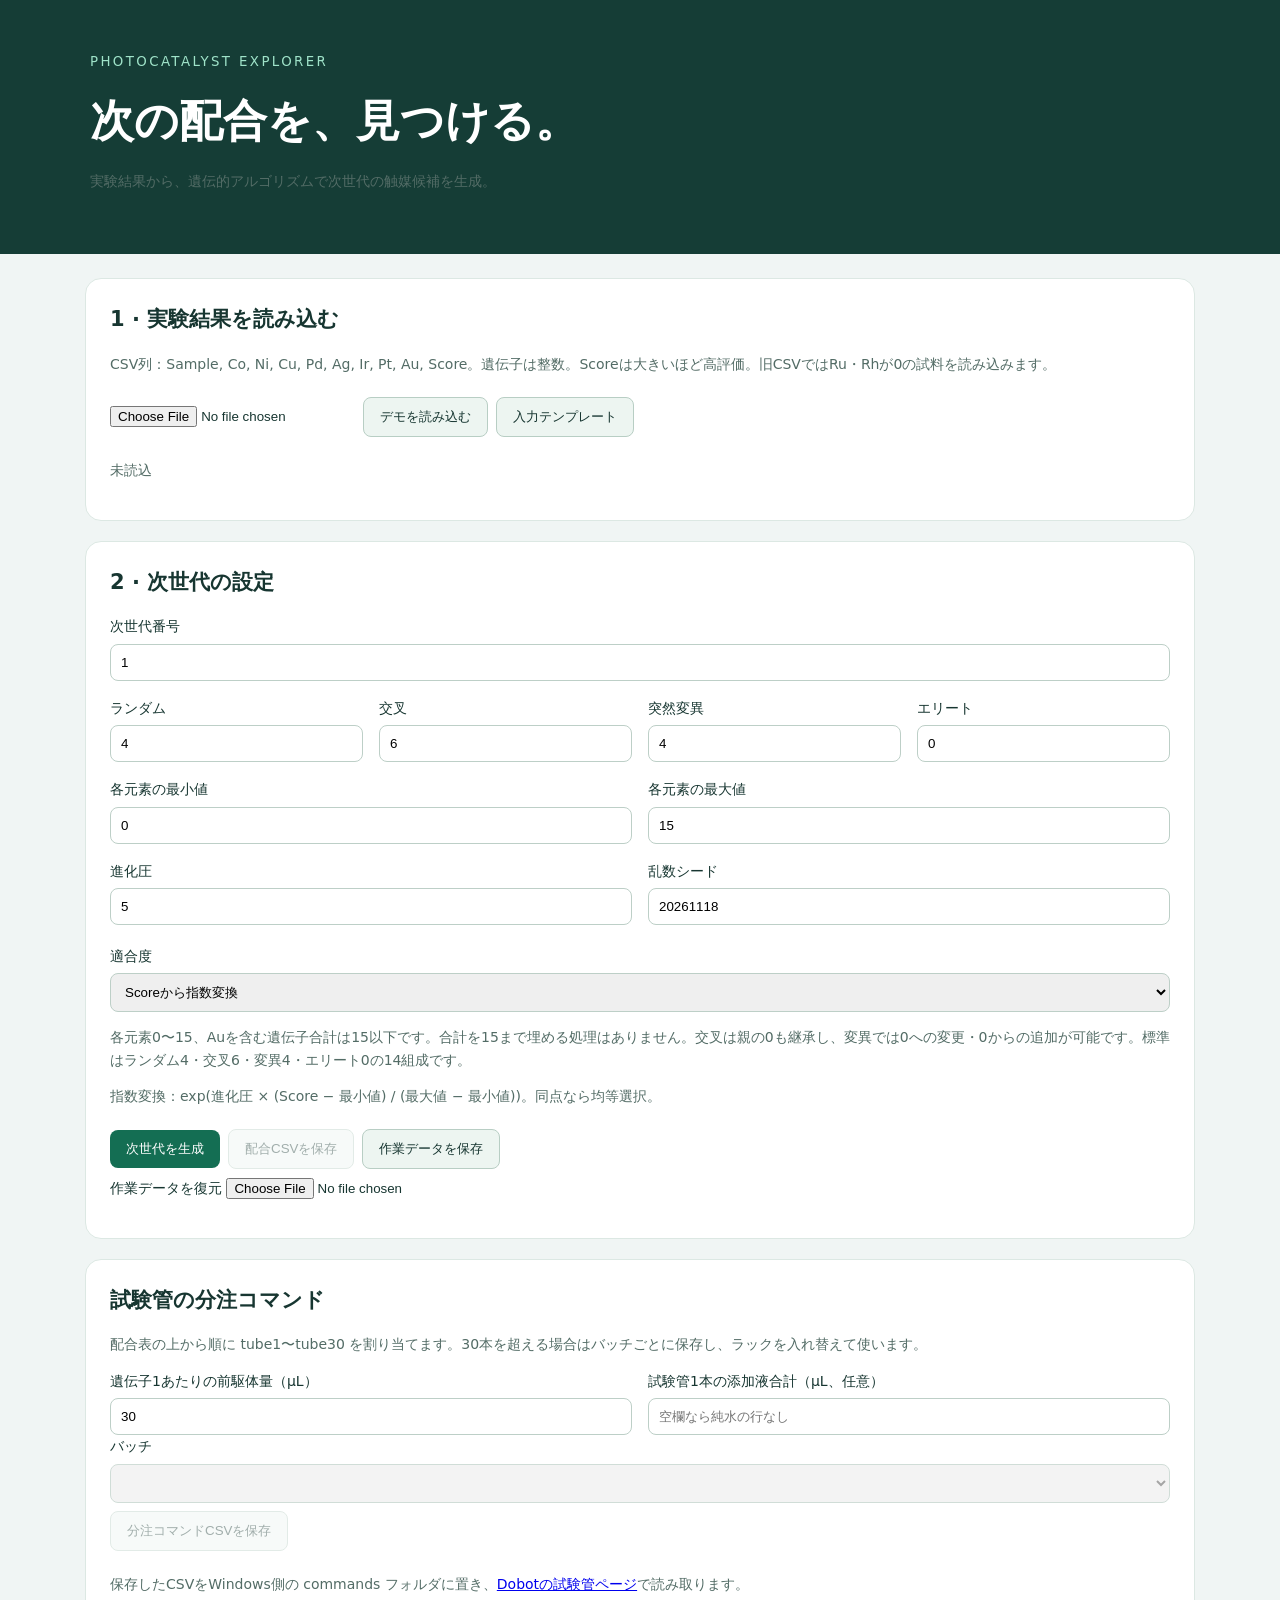
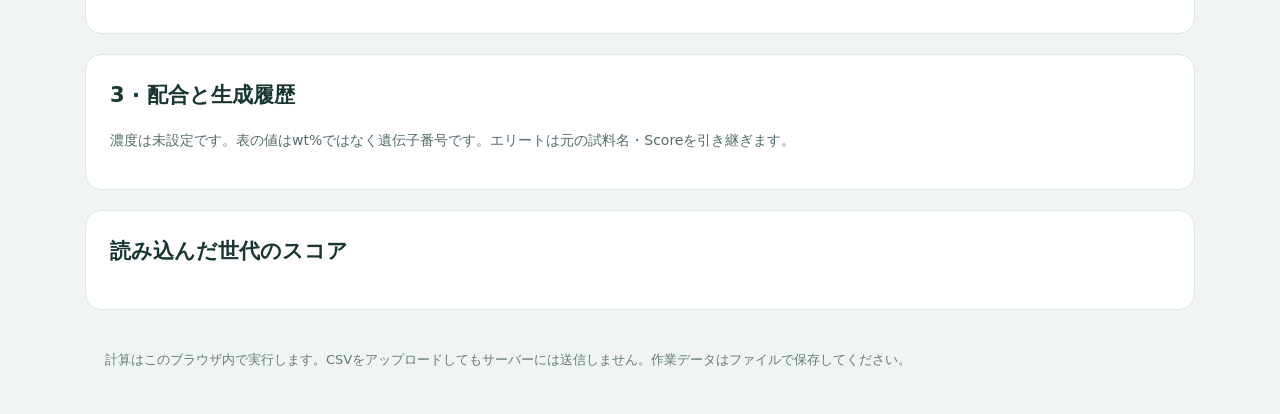
<file: index.html>
<!doctype html><html lang="ja"><meta charset="utf-8"><meta name="viewport" content="width=device-width,initial-scale=1"><title>Photocatalyst GA</title><link rel="stylesheet" href="style.css"><body><header><small>PHOTOCATALYST EXPLORER</small><h1>次の配合を、見つける。</h1><p>実験結果から、遺伝的アルゴリズムで次世代の触媒候補を生成。</p></header><main><section><h2>1 · 実験結果を読み込む</h2><p>CSV列：Sample, Co, Ni, Cu, Pd, Ag, Ir, Pt, Au, Score。遺伝子は整数。Scoreは大きいほど高評価。旧CSVではRu・Rhが0の試料を読み込みます。</p><input type="file" id="file" accept=".csv"><button id="demo">デモを読み込む</button><button id="template">入力テンプレート</button><p id="info">未読込</p></section><section><h2>2 · 次世代の設定</h2><div class="grid" id="settings"></div><label class="fitness-setting">適合度 <select id="mode"><option value="score">Scoreから指数変換</option><option value="fitness">CSVのFitnessを使用</option></select></label><p>各元素0〜15、Auを含む遺伝子合計は15以下です。合計を15まで埋める処理はありません。交叉は親の0も継承し、変異では0への変更・0からの追加が可能です。標準はランダム4・交叉6・変異4・エリート0の14組成です。</p><p>指数変換：exp(進化圧 × (Score − 最小値) / (最大値 − 最小値))。同点なら均等選択。</p><button class="primary" id="run">次世代を生成</button><button id="export" disabled>配合CSVを保存</button><button id="backup">作業データを保存</button><label>作業データを復元 <input type="file" id="restore" accept=".json"></label><p role="status" id="status"></p></section><section>
<h2>試験管の分注コマンド</h2>
<p>配合表の上から順に tube1〜tube30 を割り当てます。30本を超える場合はバッチごとに保存し、ラックを入れ替えて使います。</p>
<div class="setting-row" style="--columns:2">
<label>遺伝子1あたりの前駆体量（µL）<input id="dispenseStep" type="number" min="1" max="100000" step="1" value="30"></label>
<label>試験管1本の添加液合計（µL、任意）<input id="dispenseTotal" type="number" min="1" max="100000" step="1" placeholder="空欄なら純水の行なし"></label>
</div>
<label>バッチ <select id="dispenseBatch" disabled></select></label>
<button id="exportDispense" type="button" disabled>分注コマンドCSVを保存</button>
<p id="dispenseStatus" role="status"></p>
<p>保存したCSVをWindows側の commands フォルダに置き、<a href="https://a2533002.github.io/dobot/testtube.html">Dobotの試験管ページ</a>で読み取ります。</p>
</section><section><h2>3 · 配合と生成履歴</h2><p>濃度は未設定です。表の値はwt%ではなく遺伝子番号です。エリートは元の試料名・Scoreを引き継ぎます。</p><div class="scroll"><table id="table"></table></div></section><section><h2>読み込んだ世代のスコア</h2><div id="history"></div></section><footer>計算はこのブラウザ内で実行します。CSVをアップロードしてもサーバーには送信しません。作業データはファイルで保存してください。</footer></main><script src="ga.js?v=14-budget15-v2"></script><script src="app.js?v=14-budget15-v2"></script></body></html>
</file>
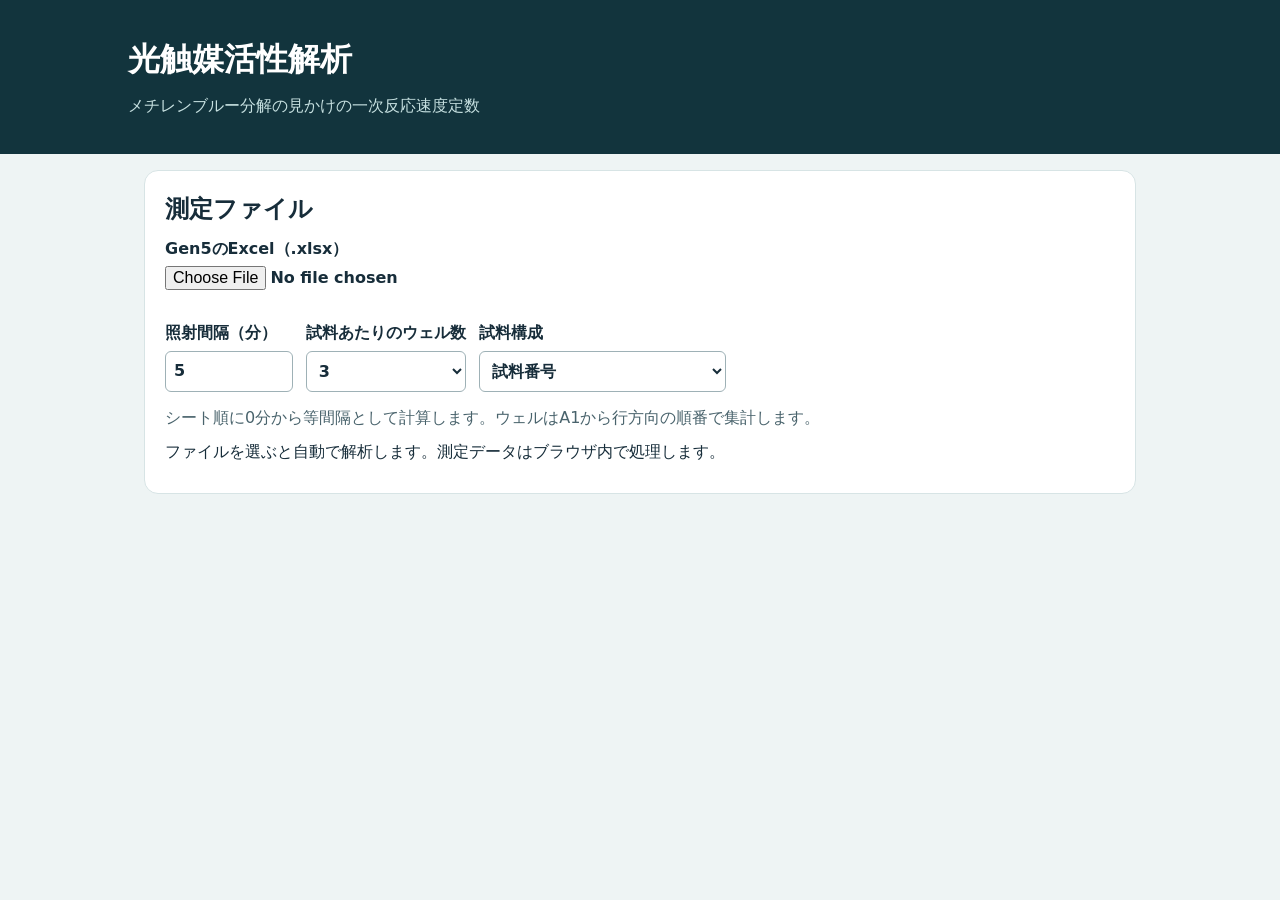
<file: od-analysis/index.html>
<!doctype html>
<html lang="ja">
<head>
<meta charset="utf-8">
<meta name="viewport" content="width=device-width, initial-scale=1">
<title>光触媒活性解析 | MB分解</title>
<style>
:root{font-family:system-ui,sans-serif;color:#172d3a;background:#eef4f4;line-height:1.55}
*{box-sizing:border-box}[hidden]{display:none!important}
body{margin:0}header{background:#12343d;color:#fff;padding:2.2rem 1rem}
header div,main{max-width:64rem;margin:auto}h1,h2,p{margin:0 0 .55rem}header p{color:#c6e0e0;margin:0}
main{padding:1rem}section{background:#fff;border:1px solid #d7e4e5;border-radius:14px;padding:1.25rem;margin-bottom:1rem}
.controls{display:flex;flex-wrap:wrap;align-items:end;gap:.8rem;margin:.9rem 0}
label{display:grid;gap:.3rem;font-weight:650} input,select,button{font:inherit;max-width:100%;min-height:2.55rem}
input[type=number],select{border:1px solid #9eb1b6;border-radius:6px;padding:.3rem .5rem;color:inherit;background:#fff} input[type=number]{width:8rem}
button{border:1px solid #096674;border-radius:7px;background:#096674;color:white;padding:.4rem .8rem;cursor:pointer}button:disabled{opacity:.5;cursor:default}
.muted,small{color:#49636c}.error{color:#a12627}.scroll{overflow:auto}canvas{display:block;width:100%;min-width:520px;height:auto}
table{border-collapse:collapse;width:100%;white-space:nowrap}td,th{text-align:left;border-bottom:1px solid #e3ebec;padding:.55rem .65rem}th{background:#eef5f5}details{margin-top:1rem}summary{cursor:pointer}
</style>
</head>
<body>
<header><div><h1>光触媒活性解析</h1><p>メチレンブルー分解の見かけの一次反応速度定数</p></div></header>
<main>
<section aria-labelledby="inputTitle">
<h2 id="inputTitle">測定ファイル</h2>
<label>Gen5のExcel（.xlsx）<input id="file" type="file" accept=".xlsx,application/vnd.openxmlformats-officedocument.spreadsheetml.sheet"></label>
<div class="controls">
<label>照射間隔（分）<input id="interval" type="number" min="0.01" step="any" value="5"></label>
<label>試料あたりのウェル数<select id="replicates"><option>1</option><option>2</option><option selected>3</option><option>4</option><option>6</option></select></label>
<label>試料構成<select id="layout"><option value="generic">試料番号</option><option value="au">Au比較（新7・旧7・P25）</option></select></label>
</div>
<p class="muted">シート順に0分から等間隔として計算します。ウェルはA1から行方向の順番で集計します。</p>
<p id="status" role="status" aria-live="polite">ファイルを選ぶと自動で解析します。測定データはブラウザ内で処理します。</p>
</section>
<section id="results" hidden>
<h2>反応速度定数</h2>
<div class="controls">
<label>表示<select id="view"><option value="all">全試料</option><option value="new" hidden>新Au＋P25</option><option value="old" hidden>旧Au＋P25</option></select></label>
<button id="png" type="button">グラフをPNG保存</button><button id="csv" type="button">結果をCSV保存</button>
</div>
<div class="scroll"><canvas id="chart" role="img" aria-label="試料別の反応速度定数。数値は下の表で確認できます。"></canvas></div>
<p class="muted">棒は平均、エラーバーは標準偏差（n ≥ 2）。</p>
<div class="scroll"><table><thead><tr><th>試料</th><th>ウェル</th><th>平均 k (h⁻¹)</th><th>SD</th><th>n</th></tr></thead><tbody id="summary"></tbody></table></div>
<details><summary>ウェル別の結果</summary><div class="scroll"><table><thead><tr><th>ウェル</th><th>k (h⁻¹)</th><th>R²</th><th>解析点数</th></tr></thead><tbody id="wells"></tbody></table></div></details>
<details><summary>計算式</summary><p>A = A₆₆₅ − A₈₀₀。各ウェルで ln(A₀/Aₜ) を照射時間（h）に対して切片ありで直線回帰し、その傾きを k とします。欠測または補正吸光度が0以下のウェルは集計から除き、ウェル別の結果に理由を表示します。</p></details>
</section>
</main>
<script>
'use strict';
const $ = id => document.getElementById(id);
let workbook, groups, fits, fileStem, request = 0;

function zipEntries(buffer) {
  const bytes = new Uint8Array(buffer);
  const d = new DataView(buffer);
  let end = bytes.length - 22;
  const first = Math.max(0, end - 65535);
  while (end >= first && (d.getUint32(end,true) !== 0x06054b50 ||
      end + 22 + d.getUint16(end+20,true) !== bytes.length)) end--;
  if (end < first) throw Error('有効な .xlsx ファイルを選んでください。');
  const count = d.getUint16(end+10,true);
  let offset = d.getUint32(end+16,true);
  const entries = new Map();
  const decode = new TextDecoder();
  for (let i=0; i<count; i++) {
    if (d.getUint32(offset,true) !== 0x02014b50) throw Error('Excelファイルの構造を読み取れません。');
    const nameSize = d.getUint16(offset+28,true);
    const name = decode.decode(bytes.subarray(offset+46,offset+46+nameSize));
    entries.set(name, {
      method:d.getUint16(offset+10,true), size:d.getUint32(offset+20,true),
      uncompressed:d.getUint32(offset+24,true), start:d.getUint32(offset+42,true)
    });
    offset += 46 + nameSize + d.getUint16(offset+30,true) + d.getUint16(offset+32,true);
  }
  return async name => {
    const entry = entries.get(name);
    if (!entry || entry.uncompressed > 20_000_000) throw Error('Excel内のデータが見つからないか、大きすぎます。');
    const o = entry.start;
    if (d.getUint32(o,true) !== 0x04034b50) throw Error('Excelファイルが破損しています。');
    const start = o+30+d.getUint16(o+26,true)+d.getUint16(o+28,true);
    const payload = bytes.subarray(start,start+entry.size);
    if (entry.method === 0) return decode.decode(payload);
    if (entry.method !== 8) throw Error('Excelの圧縮形式に対応していません。');
    const stream = new Blob([payload]).stream().pipeThrough(new DecompressionStream('deflate-raw'));
    return new Response(stream).text();
  };
}

async function readWorkbook(buffer) {
  const read = zipEntries(buffer);
  async function xml(path) {
    const doc = new DOMParser().parseFromString(await read(path),'application/xml');
    if (doc.querySelector('parsererror')) throw Error('Excel内のXMLを読み取れません。');
    return doc;
  }
  const book = await xml('xl/workbook.xml');
  const rel = await xml('xl/_rels/workbook.xml.rels');
  const relationships = new Map([...rel.getElementsByTagNameNS('*','Relationship')]
    .map(el => [el.getAttribute('Id'),el.getAttribute('Target')]));
  const measurements = [];
  for (const sheet of book.getElementsByTagNameNS('*','sheet')) {
    const id = sheet.getAttributeNS('http://schemas.openxmlformats.org/officeDocument/2006/relationships','id');
    const target = relationships.get(id);
    if (!target) throw Error('測定シートの場所を特定できません。');
    const path = new URL(target,'https://workbook.invalid/xl/').pathname.slice(1);
    const doc = await xml(path);
    const values = new Map();
    for (const c of doc.getElementsByTagNameNS('*','c')) {
      const v = c.getElementsByTagNameNS('*','v')[0]?.textContent;
      const type = c.getAttribute('t');
      if (v?.trim() && (!type || type === 'n') && Number.isFinite(Number(v))) {
        values.set(c.getAttribute('r'),Number(v));
      }
    }
    const header = [...values.keys()].find(key => /^C\d+$/.test(key) &&
      Array.from({length:12},(_,i)=>values.get(String.fromCharCode(67+i)+key.slice(1))===i+1).every(Boolean) &&
      values.get('O'+(Number(key.slice(1))+1))===665 &&
      values.get('O'+(Number(key.slice(1))+2))===800);
    if (!header) throw Error(sheet.getAttribute('name')+' にGen5の665/800 nm測定表が見つかりません。');
    const first = Number(header.slice(1))+1;
    const plate = new Map();
    for (let r=0;r<8;r++) {
      if (values.get('O'+(first+r*2))!==665 || values.get('O'+(first+r*2+1))!==800) {
        throw Error(sheet.getAttribute('name')+' の波長配置を確認してください。');
      }
      for (let c=0;c<12;c++) {
        const column = String.fromCharCode(67+c);
        const a = values.get(column+(first+2*r));
        const b = values.get(column+(first+2*r+1));
        if (a!==undefined || b!==undefined) plate.set(String.fromCharCode(65+r)+(c+1),a-b);
      }
    }
    measurements.push(plate);
  }
  if (measurements.length<2) throw Error('2時点以上の測定シートが必要です。');
  const active = [...new Set(measurements.flatMap(plate=>[...plate.keys()]))];
  active.sort((a,b)=>a.charCodeAt(0)-b.charCodeAt(0)||Number(a.slice(1))-Number(b.slice(1)));
  if (!active.length) throw Error('測定ウェルが見つかりません。');
  return {measurements,active};
}

function fit(well, step) {
  const data = workbook.measurements.map(plate=>plate.get(well));
  const n = data.filter(a=>Number.isFinite(a)&&a>0).length;
  if (n!==data.length) return {well,n,reason:'欠測または補正吸光度 ≤ 0'};
  const y = data.map(a=>Math.log(data[0]/a));
  const x = y.map((_,i)=>i*step);
  const xm=(x[0]+x.at(-1))/2;
  const ym=y.reduce((a,b)=>a+b,0)/n;
  let xx=0, yy=0, xy=0;
  for(let i=0;i<n;i++){
    const dx=x[i]-xm, dy=y[i]-ym;
    xx+=dx*dx; yy+=dy*dy; xy+=dx*dy;
  }
  return {well,n,k:xy/xx,r2:yy===0?null:Math.min(1,xy*xy/(xx*yy))};
}

function analyze() {
  if (!workbook) return;
  const interval = Number($('interval').value);
  const size = Number($('replicates').value);
  const au = $('layout').value === 'au';
  if (!$('interval').checkValidity() || interval<=0 || !Number.isFinite(interval)){
    status('照射間隔を0.01分以上で入力してください。',true);return;
  }
  if (au && (size!==3 || workbook.active.length<45)){
    status('Au比較には3ウェルずつ、45ウェル以上のデータが必要です。',true);return;
  }
  fits = workbook.active.map(well=>fit(well,interval/60));
  groups=[];
  for(let from=0;from<fits.length;from+=size){
    const members=fits.slice(from,from+size);
    const index=groups.length;
    const kind=!au?'generic':index<7?'new':index<14?'old':index===14?'control':'other';
    const name=kind==='new'?'新Au '+(index+1):kind==='old'?'旧Au '+(index-6):
      kind==='control'?'P25のみ':kind==='other'?members.map(item=>item.well).join('–'):'試料 '+(index+1);
    const valid=members.filter(item=>!item.reason);
    const n=valid.length;
    const mean=n?valid.reduce((a,item)=>a+item.k,0)/n:null;
    const sd=n>1?Math.sqrt(valid.reduce((a,item)=>a+(item.k-mean)**2,0)/(n-1)):null;
    groups.push({kind,name,members,n,mean,sd});
  }
  for(const option of $('view').options) option.hidden=option.value!=='all'&&!au;
  if(!au) $('view').value='all';
  $('results').hidden=false;
  const invalid=fits.filter(item=>item.reason).length;
  status(workbook.measurements.length+'時点・'+fits.length+'ウェル・'+groups.length+'試料'+
    (invalid?'（解析対象外 '+invalid+'ウェル）':'')+
    (fits.length%size?'。最後の試料のウェル数は設定値より少なくなっています。':''));
  render();
}

function status(message,error=false){
  $('status').textContent=message;
  $('status').classList.toggle('error',error);
  if(error) $('results').hidden=true;
}
const format = number => number == null?'—':number.toFixed(3);
const visible = () => groups.filter(group=>$('view').value==='all'||[group.kind,'control'].includes($('view').value));
function table(id, rows){
  $(id).replaceChildren(...rows.map(row=>{
    const tr=document.createElement('tr');
    for(const value of row) tr.insertCell().textContent=value;
    return tr;
  }));
}
function render(){
  if(!groups || $('results').hidden) return;
  const selected=visible();
  table('summary',selected.map(g=>[g.name,g.members.map(item=>item.well).join(', '),format(g.mean),format(g.sd),g.n]));
  table('wells',selected.flatMap(g=>g.members.map(item=>[item.well,item.reason||format(item.k),format(item.r2),item.n])));
  draw(selected);
}

function draw(selected){
  const canvas=$('chart');
  const width=Math.max(820,selected.length*68+94), height=420;
  canvas.width=width*2; canvas.height=height*2;
  const c=canvas.getContext('2d');
  c.scale(2,2);
  const left=68, right=width-18, top=49, bottom=height-111;
  c.fillStyle='#fff';c.fillRect(0,0,width,height);
  c.fillStyle='#172d3a';c.font='bold 19px sans-serif';c.fillText('見かけの一次反応速度定数',left,28);
  const min=Math.min(0,...groups.map(g=>(g.mean??0)-(g.sd??0)));
  const max=Math.max(0,...groups.map(g=>(g.mean??0)+(g.sd??0)));
  const approximate=(max-min||1)/5;
  const power=10**Math.floor(Math.log10(approximate));
  const tick=([1,2,2.5,5,10].find(v=>v*power>=approximate)||10)*power;
  const lower=Math.floor(min/tick)*tick, upper=Math.max(lower+tick,Math.ceil(max/tick)*tick);
  const y=v=>bottom-(v-lower)*(bottom-top)/(upper-lower);
  c.font='12px sans-serif';c.textAlign='right';
  for(let i=0;i<=Math.round((upper-lower)/tick);i++){
    const value=lower+i*tick, pos=y(value);
    c.strokeStyle=Math.abs(value)<tick/100?'#647983':'#dbe6e8';
    c.beginPath();c.moveTo(left,pos);c.lineTo(right,pos);c.stroke();
    c.fillStyle='#405966';c.fillText(String(Number(value.toPrecision(3))),left-8,pos+4);
  }
  c.textAlign='left';c.fillText('k (h⁻¹)',12,32);
  const slot=(right-left)/selected.length;
  const colors={new:'#087f8c',old:'#bd6c26',control:'#62748a',other:'#a2aeb4',generic:'#087f8c'};
  selected.forEach((g,i)=>{
    const x=left+slot*(i+.5), bar=Math.min(48,slot*.62);
    if(g.mean!==null){
      c.fillStyle=colors[g.kind];c.fillRect(x-bar/2,Math.min(y(0),y(g.mean)),bar,Math.max(1,Math.abs(y(g.mean)-y(0))));
      if(g.sd!==null){
        const a=y(g.mean-g.sd),b=y(g.mean+g.sd);
        c.strokeStyle='#243544';c.beginPath();c.moveTo(x,a);c.lineTo(x,b);
        for(const v of [a,b]){c.moveTo(x-5,v);c.lineTo(x+5,v);}
        c.stroke();
      }
    }
    c.save();c.translate(x,bottom+9);c.rotate(-Math.PI/4);c.textAlign='right';
    c.fillStyle='#233d49';c.fillText(g.name,0,0);c.restore();
  });
  c.fillStyle='#405966';c.fillText('平均 ± 標準偏差',left,height-15);
}

function save(blob,name){
  if(!blob) return;
  const url=URL.createObjectURL(blob);
  const a=document.createElement('a');a.href=url;a.download=name;a.click();
  setTimeout(()=>URL.revokeObjectURL(url),1000);
}
$('file').addEventListener('change',async event=>{
  const file=event.target.files[0];
  if(!file) return;
  const token=++request;
  workbook=null;groups=null;$('results').hidden=true;
  status('測定ファイルを解析中…');
  try{
    const data=await readWorkbook(await file.arrayBuffer());
    if(token!==request) return;
    workbook=data;
    fileStem=file.name.replace(/\.xlsx$/i,'');
    analyze();
  }catch(error){
    if(token===request) status('読み込みエラー。'+error.message,true);
  }
});
for(const id of ['interval','replicates','layout']) $(id).addEventListener('change',analyze);
$('view').addEventListener('change',render);
$('png').addEventListener('click',()=>{
  const name=fileStem+'_k_'+$('view').value+'.png';
  $('chart').toBlob(blob=>save(blob,name),'image/png');
});
$('csv').addEventListener('click',()=>{
  const quote=value=>'"'+String(value??'').replaceAll('"','""')+'"';
  const rows=[['試料','ウェル','平均 k (h⁻¹)','SD','n'],
    ...visible().map(g=>[g.name,g.members.map(item=>item.well).join(' '),g.mean,g.sd,g.n])];
  save(new Blob(['\ufeff'+rows.map(row=>row.map(quote).join(',')).join('\r\n')],{type:'text/csv;charset=utf-8'}),
    fileStem+'_k_'+$('view').value+'.csv');
});
</script>
</body>
</html>
</file>
<file: style.css>
*{box-sizing:border-box}body{margin:0;background:#f0f5f4;color:#173631;font:16px/1.6 system-ui,sans-serif}header{background:#153d36;color:white;padding:48px max(24px,calc((100vw - 1100px)/2))}header small{letter-spacing:.18em;color:#9fe3c9}h1{font-size:clamp(28px,5vw,44px);margin:12px 0}main{max-width:1150px;margin:24px auto;padding:0 20px}section{background:white;border:1px solid #dce8e3;border-radius:16px;padding:24px;margin-bottom:20px}h2{font-size:21px;margin:0 0 16px}p{color:#536c66;font-size:14px}.grid{display:grid;grid-template-columns:repeat(auto-fit,minmax(160px,1fr));gap:15px;margin-bottom:20px}label{display:block;font-size:14px}input[type=number],select{display:block;width:100%;padding:10px;border:1px solid #bdcfc7;border-radius:8px;margin-top:6px}button{padding:10px 16px;margin:8px 8px 8px 0;border:1px solid #b8cec4;border-radius:8px;background:#edf5f1;color:#173631;cursor:pointer}.primary{background:#146e53;color:white;border:0}button:disabled{opacity:.4;cursor:default}.scroll{overflow:auto}table{border-collapse:collapse;width:100%;font-size:13px;white-space:nowrap}th,td{padding:9px;border-bottom:1px solid #e0ebe5;text-align:left}th{background:#edf5f1}#status{white-space:pre-wrap;color:#a34224}footer{font-size:13px;color:#647b73;padding:20px}
#settings{display:flex;flex-direction:column;gap:16px}.setting-row{display:grid;grid-template-columns:repeat(var(--columns),minmax(0,1fr));gap:16px}.fitness-setting{margin-top:16px}.fitness-setting select{max-width:100%}@media(max-width:540px){.setting-row{gap:8px}.setting-row label{font-size:12px}.setting-row input{padding:8px 5px}}
</file>
